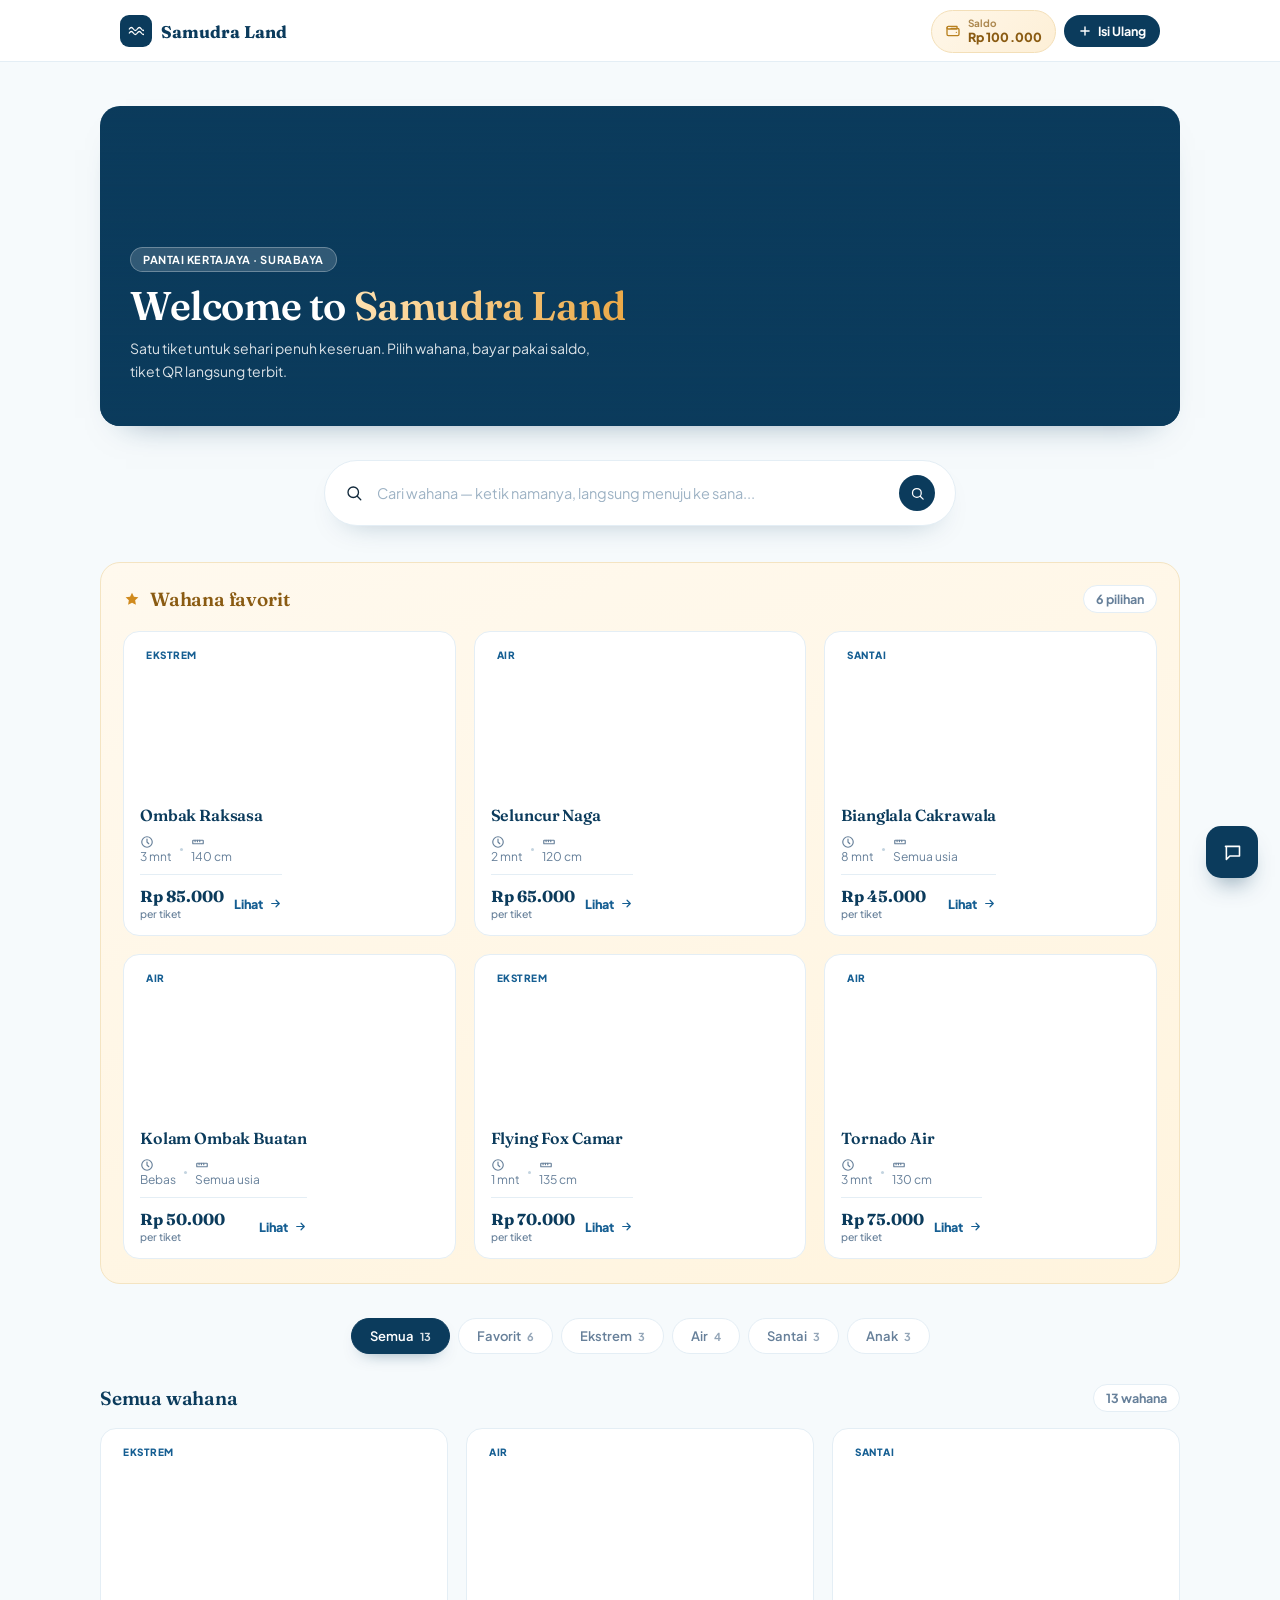
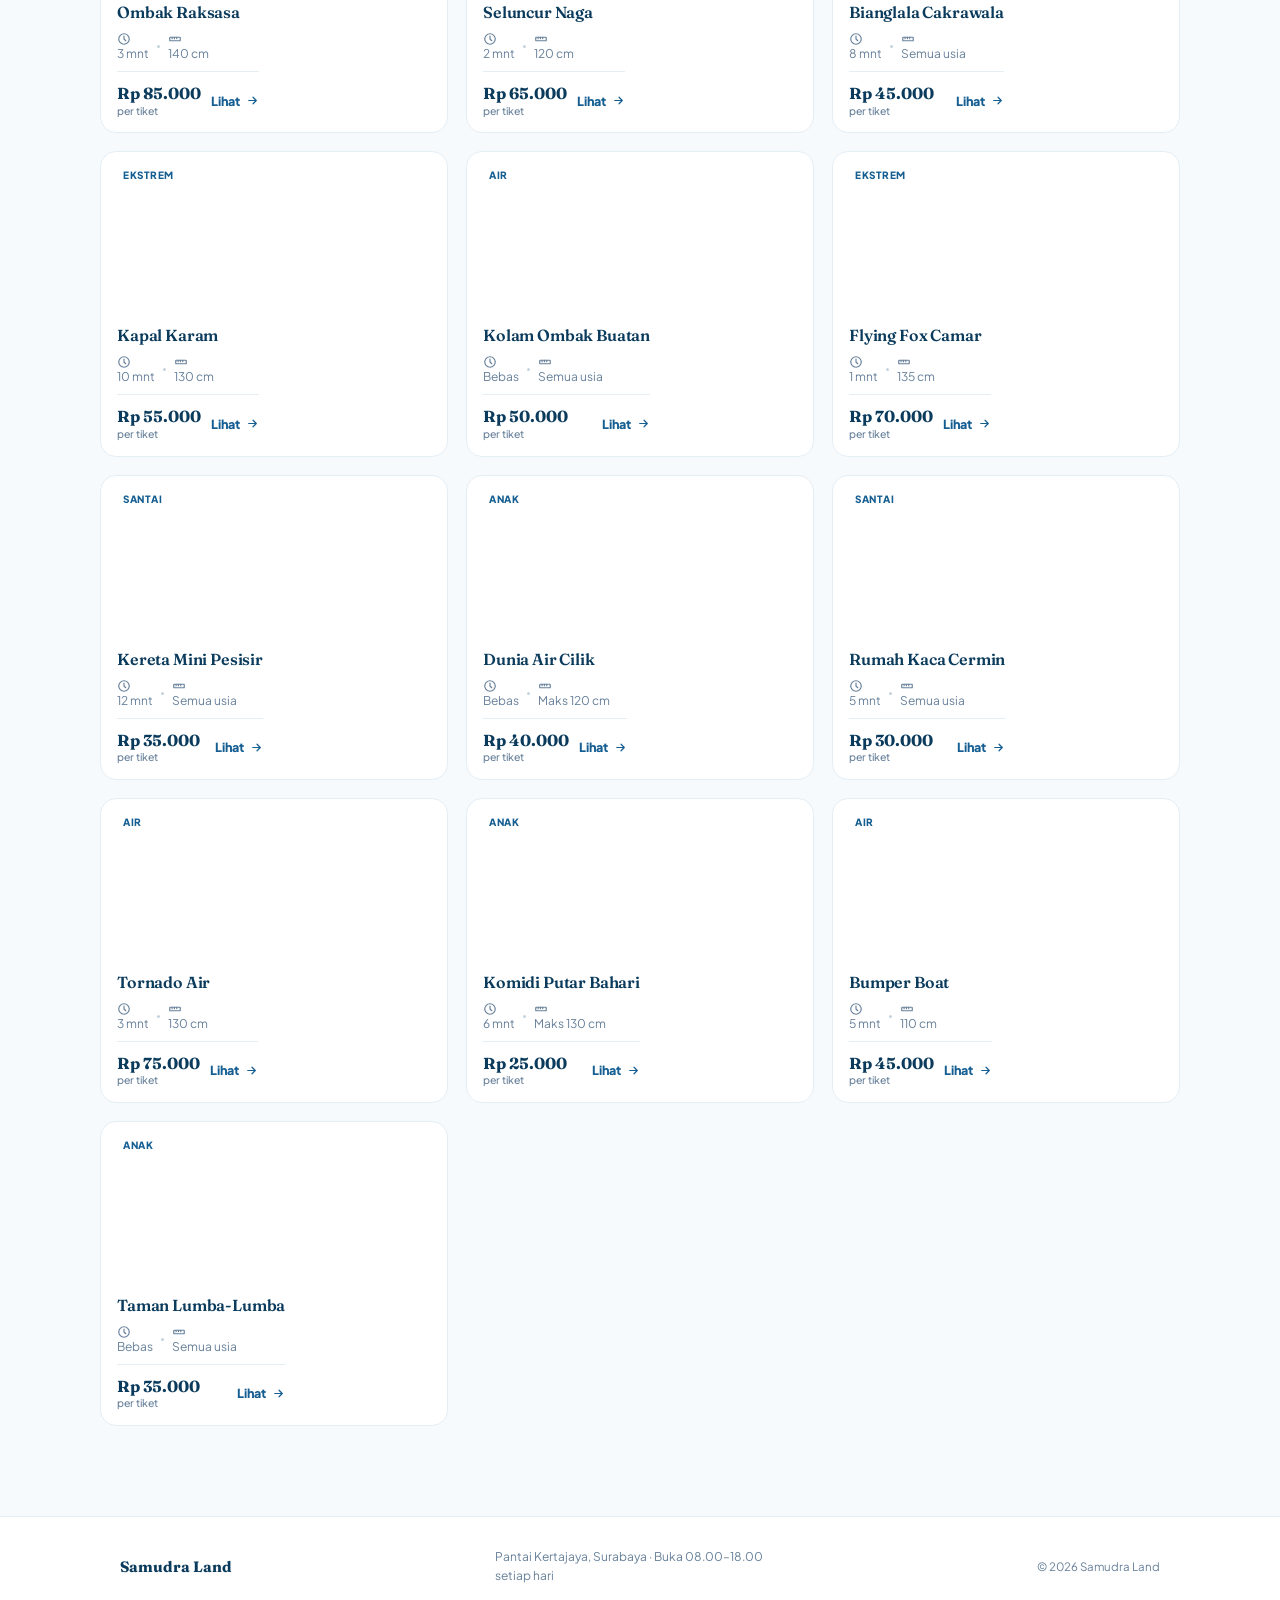
<file: index.html>
<!DOCTYPE html>
<html lang="id">
<head>
<meta charset="UTF-8">
<meta name="viewport" content="width=device-width, initial-scale=1.0">
<title>Samudra Land — Pesan Tiket Wahana</title>
<link rel="preconnect" href="https://fonts.googleapis.com">
<link href="https://fonts.googleapis.com/css2?family=Fraunces:opsz,wght@9..144,500;9..144,600;9..144,700&family=Plus+Jakarta+Sans:wght@400;500;600;700;800&display=swap" rel="stylesheet">
<style>
:root{
  --blue-deep:#0B3B5C;
  --blue-primary:#155E92;
  --blue-mid:#2C82B8;
  --blue-sky:#8FC9E8;
  --blue-pale:#EEF6FB;
  --bg:#F6FAFC;
  --white:#FFFFFF;
  --ink:#12293B;
  --ink-soft:#67809A;
  --line:#E4EEF5;
  --accent:#E8A33D;
  --danger:#C4432E;
  --success:#1F9D6B;
  --shadow-sm:0 2px 10px -6px rgba(11,59,92,.25);
  --shadow:0 18px 34px -26px rgba(11,59,92,.55);
  --radius:16px;
  --nav-h:62px;
}
*{box-sizing:border-box;}
html{scroll-behavior:smooth;}
body{
  margin:0;
  font-family:'Plus Jakarta Sans', sans-serif;
  color:var(--ink);
  background:var(--bg);
  -webkit-font-smoothing:antialiased;
}
h1,h2,h3,h4,.display{
  font-family:'Fraunces', serif;
  font-weight:600;
  letter-spacing:-0.01em;
  margin:0;
  color:var(--blue-deep);
}
p{line-height:1.6;color:var(--ink-soft);margin:0;font-size:14px;}
img,svg{display:block;}
button{font-family:inherit;cursor:pointer;border:none;background:none;color:inherit;}
a{color:inherit;text-decoration:none;}
input{font-family:inherit;}
.container{max-width:1080px;margin:0 auto;padding:0 20px;}
.ic{flex-shrink:0;}

/* ================= NAV ================= */
#navbar{
  position:sticky;top:0;z-index:40;height:var(--nav-h);
  background:rgba(255,255,255,.92);
  backdrop-filter:blur(12px);
  border-bottom:1px solid var(--line);
}
.nav-inner{
  max-width:1080px;margin:0 auto;padding:0 20px;height:var(--nav-h);
  display:flex;align-items:center;justify-content:space-between;gap:12px;
}
.brand{display:flex;align-items:center;gap:9px;cursor:pointer;flex-shrink:0;}
.brand-mark{
  width:32px;height:32px;border-radius:9px;
  background:var(--blue-deep);
  display:flex;align-items:center;justify-content:center;color:#fff;
}
.brand-name{font-family:'Fraunces',serif;font-weight:700;font-size:17px;color:var(--blue-deep);}
.nav-right{display:flex;align-items:center;gap:8px;}

.saldo-chip{
  display:flex;align-items:center;gap:7px;
  background:linear-gradient(135deg,#FFF7E9,#FDEFD6);
  border:1px solid #F3DFB8;
  color:#8A5B12;
  padding:7px 13px;border-radius:999px;
  font-size:12.5px;font-weight:800;letter-spacing:.01em;
  white-space:nowrap;
  transition:transform .2s ease,box-shadow .2s ease;
}
.saldo-chip svg{color:#B8801F;}
.saldo-chip small{font-size:10px;font-weight:700;opacity:.7;display:block;line-height:1;margin-bottom:1px;}
.saldo-chip.pulse{
  transform:scale(1.06);
  box-shadow:0 0 0 4px rgba(232,163,61,.22);
}

.nav-topup{
  display:flex;align-items:center;gap:6px;
  padding:8px 14px;border-radius:999px;
  background:var(--blue-deep);color:#fff;
  font-size:12.5px;font-weight:700;
  transition:background .15s,transform .12s;
  white-space:nowrap;
}
.nav-topup:hover{background:var(--blue-primary);}
.nav-topup:active{transform:scale(.97);}

/* ================= PAGES ================= */
.page{display:none;min-height:calc(100vh - var(--nav-h));animation:fadeSlide .28s ease;}
.page.active{display:block;}
@keyframes fadeSlide{from{opacity:0;transform:translateY(8px);}to{opacity:1;transform:translateY(0);}}
.page-pad{padding:24px 0 70px;}

/* ================= HERO ================= */
.hero{
  position:relative;height:320px;border-radius:20px;overflow:hidden;
  margin-top:20px;box-shadow:var(--shadow);isolation:isolate;background:#0B3B5C;
}
.hero-bg{
  position:absolute;inset:-8%;
  background-size:cover;background-position:center;
  animation:heroZoom 24s ease-in-out infinite alternate;
  will-change:transform;
}
@keyframes heroZoom{
  from{transform:scale(1) translate3d(0,0,0);}
  to{transform:scale(1.1) translate3d(0,-8px,0);}
}
.hero-overlay{
  position:absolute;inset:0;
  background:linear-gradient(180deg,rgba(11,59,92,.15) 0%,rgba(11,59,92,.62) 55%,rgba(11,59,92,.92) 100%);
}
.hero-content{
  position:relative;height:100%;
  display:flex;flex-direction:column;justify-content:flex-end;
  padding:28px 30px;color:#fff;
}
.hero-text{animation:floaty 6s ease-in-out infinite;will-change:transform;}
@keyframes floaty{0%,100%{transform:translate3d(0,0,0);}50%{transform:translate3d(0,-5px,0);}}
.hero-text > *{animation:heroIn .7s cubic-bezier(.22,.9,.3,1) both;}
.hero-text > *:nth-child(1){animation-delay:.05s;}
.hero-text > *:nth-child(2){animation-delay:.15s;}
.hero-text > *:nth-child(3){animation-delay:.25s;}
.hero-text > *:nth-child(4){animation-delay:.35s;}
@keyframes heroIn{from{opacity:0;transform:translate3d(0,16px,0);}to{opacity:1;transform:translate3d(0,0,0);}}
.hero-tag{
  display:inline-block;align-self:flex-start;
  background:rgba(255,255,255,.16);border:1px solid rgba(255,255,255,.28);
  color:#fff;font-size:11px;font-weight:700;letter-spacing:.05em;text-transform:uppercase;
  padding:5px 12px;border-radius:999px;margin-bottom:12px;backdrop-filter:blur(4px);
}
.hero-title{color:#fff;font-size:clamp(26px,4.4vw,40px);line-height:1.08;margin-bottom:10px;}
.grad{
  background:linear-gradient(90deg,#FFE1B0,#E8A33D,#FFE1B0);
  background-size:220% 100%;
  -webkit-background-clip:text;background-clip:text;
  color:transparent;
  animation:shimmer 5s linear infinite;
}
@keyframes shimmer{to{background-position:220% 0;}}
.hero-sub{color:rgba(255,255,255,.85);max-width:460px;font-size:14px;margin-bottom:16px;}

/* ================= SEARCH ================= */
.search-wrap{position:relative;margin:34px auto 0;max-width:640px;padding:0 4px;}
.search-bar{
  display:flex;align-items:center;gap:12px;background:#fff;
  border:1px solid var(--line);border-radius:999px;padding:14px 20px;
  box-shadow:0 14px 30px -20px rgba(11,59,92,.35);
  transition:border-color .15s,box-shadow .15s;
}
.search-bar:focus-within{border-color:var(--blue-sky);box-shadow:0 16px 34px -18px rgba(21,94,146,.4);}
.search-bar input{
  border:none;outline:none;flex:1;font-size:14.5px;
  background:transparent;color:var(--ink);min-width:0;
}
.search-bar input::placeholder{color:#9DB2C4;}
.search-bar > .ic{color:var(--ink-soft);}
.search-go{
  background:var(--blue-deep);color:#fff;border-radius:50%;
  width:36px;height:36px;display:flex;align-items:center;justify-content:center;
  transition:background .15s;flex-shrink:0;
}
.search-go:hover{background:var(--blue-primary);}

.suggest{
  position:absolute;top:calc(100% + 10px);left:4px;right:4px;
  background:#fff;border:1px solid var(--line);border-radius:16px;
  box-shadow:0 24px 46px -24px rgba(11,59,92,.5);
  overflow:hidden;display:none;z-index:20;
}
.suggest.show{display:block;animation:fadeSlide .18s ease;}
.suggest-item{
  width:100%;display:flex;align-items:center;gap:12px;
  padding:11px 14px;text-align:left;transition:background .12s;
  border-bottom:1px solid var(--line);
}
.suggest-item:last-child{border-bottom:none;}
.suggest-item:hover{background:var(--blue-pale);}
.suggest-thumb{width:42px;height:42px;border-radius:10px;background-size:cover;background-position:center;background-color:var(--blue-pale);flex-shrink:0;}
.suggest-info{flex:1;min-width:0;}
.suggest-info b{display:block;font-size:13.5px;color:var(--ink);font-weight:700;}
.suggest-info span{font-size:11.5px;color:var(--ink-soft);}
.suggest-price{font-family:'Fraunces',serif;font-weight:700;font-size:13px;color:var(--blue-deep);white-space:nowrap;}
.suggest-empty{padding:16px;text-align:center;font-size:13px;color:var(--ink-soft);}

/* ================= FAVORIT SECTION ================= */
.fav-section{
  margin:36px 0 4px;
  padding:22px 22px 24px;
  border-radius:20px;
  background:linear-gradient(160deg,#FFF9EE 0%,#FFF4DE 100%);
  border:1px solid #F4E4C2;
}
.fav-section .section-label{margin:0 0 18px;}
.fav-section .section-label h2{
  display:flex;align-items:center;gap:9px;
  color:#8A5B12;
}
.fav-section .section-label h2 svg{color:#D08A1E;}
.fav-section .result-count{
  background:rgba(255,255,255,.7);border-color:#F0DDB4;color:#8A5B12;
}
.fav-hint{
  display:none;align-items:center;gap:6px;
  font-size:11.5px;font-weight:700;color:#8A5B12;opacity:.75;
  margin-top:10px;
}

/* ================= CATEGORY CHIPS ================= */
.cat-bar{
  display:flex;gap:8px;flex-wrap:wrap;justify-content:center;
  margin:34px auto 8px;max-width:820px;padding:0 4px;
}
.cat-chip{
  padding:9px 18px;border-radius:999px;
  border:1.5px solid var(--line);background:#fff;
  font-size:13px;font-weight:600;color:var(--ink-soft);
  transition:all .15s ease;
  white-space:nowrap;
}
.cat-chip:hover{border-color:var(--blue-sky);color:var(--blue-deep);}
.cat-chip.active{
  background:var(--blue-deep);color:#fff;border-color:var(--blue-deep);
  box-shadow:0 8px 18px -12px rgba(11,59,92,.7);
}
.cat-chip .cat-count{
  display:inline-block;margin-left:6px;font-size:11px;opacity:.7;font-weight:700;
}
.cat-chip.active .cat-count{opacity:.85;}

/* ================= SECTIONS ================= */
.section-label{display:flex;align-items:center;justify-content:space-between;gap:12px;margin:30px 0 16px;}
.section-label h2{font-size:19px;}
.section-label .result-count{
  font-size:12.5px;font-weight:700;color:var(--ink-soft);
  background:#fff;border:1px solid var(--line);
  padding:5px 12px;border-radius:999px;white-space:nowrap;
}

/* ================= CARDS ================= */
.wahana-grid{display:grid;grid-template-columns:repeat(3,1fr);gap:18px;}
.card{
  background:#fff;border:1px solid var(--line);border-radius:var(--radius);
  overflow:hidden;display:flex;flex-direction:column;
  transition:border-color .18s,box-shadow .18s,transform .18s;
  text-align:left;padding:0;cursor:pointer;width:100%;
}
.card:hover{border-color:var(--blue-sky);box-shadow:var(--shadow);transform:translateY(-3px);}
.card:active{transform:translateY(-1px);}
.card-media{
  position:relative;height:158px;
  background-color:#DCEAF3;background-size:cover;background-position:center;
}
.card-media::after{
  content:"";position:absolute;inset:0;
  background:linear-gradient(180deg,rgba(11,59,92,0) 55%,rgba(11,59,92,.45) 100%);
}
.card-tag{
  position:absolute;top:12px;left:12px;z-index:2;
  background:rgba(255,255,255,.94);color:var(--blue-primary);
  font-size:10px;font-weight:800;padding:5px 10px;border-radius:999px;
  text-transform:uppercase;letter-spacing:.05em;
}
.card-star{
  position:absolute;top:12px;right:12px;z-index:2;
  width:26px;height:26px;border-radius:50%;
  background:linear-gradient(135deg,#FFCE68,#E8A33D);
  display:flex;align-items:center;justify-content:center;
  color:#fff;box-shadow:0 4px 10px -3px rgba(232,163,61,.7);
}
.card-body{padding:15px 16px 16px;display:flex;flex-direction:column;gap:10px;flex:1;}
.card-body h3{font-size:16px;line-height:1.25;}
.card-meta{display:flex;align-items:center;gap:8px;font-size:12px;color:var(--ink-soft);}
.card-meta .dot{width:3px;height:3px;border-radius:50%;background:#C3D4E0;}
.card-foot{
  display:flex;align-items:center;justify-content:space-between;gap:10px;
  margin-top:auto;padding-top:13px;border-top:1px solid var(--line);
}
.price{font-family:'Fraunces',serif;font-weight:700;font-size:16px;color:var(--blue-deep);line-height:1.1;}
.price small{font-family:'Plus Jakarta Sans',sans-serif;font-weight:500;font-size:10.5px;color:var(--ink-soft);display:block;margin-top:2px;}
.card-cta{
  display:inline-flex;align-items:center;gap:6px;
  font-size:12.5px;font-weight:800;color:var(--blue-primary);
}
.card:hover .card-cta{text-decoration:underline;}
.empty-grid{
  grid-column:1/-1;text-align:center;padding:60px 20px;
  color:var(--ink-soft);font-size:14px;
}

/* ================= BUTTONS ================= */
.btn{
  padding:12px 22px;border-radius:10px;font-weight:700;font-size:13.5px;
  display:inline-flex;align-items:center;justify-content:center;gap:8px;
  transition:background .15s,border-color .15s,opacity .15s,transform .12s;
  white-space:nowrap;
}
.btn:active{transform:scale(.98);}
.btn-primary{background:var(--blue-deep);color:#fff;}
.btn-primary:hover{background:var(--blue-primary);}
.btn-ghost{background:#fff;color:var(--blue-deep);border:1.5px solid var(--line);}
.btn-ghost:hover{border-color:var(--blue-sky);}
.btn-ghost.on-dark{background:rgba(255,255,255,.14);color:#fff;border-color:rgba(255,255,255,.3);}
.btn-accent{background:var(--accent);color:#3A2400;}
.btn-accent:hover{opacity:.9;}
.btn-success{background:var(--success);color:#fff;}
.btn-block{width:100%;}
.btn-sm{padding:9px 16px;font-size:12.5px;border-radius:9px;}
.btn[disabled]{opacity:.5;pointer-events:none;}

.spin{
  display:inline-block;width:14px;height:14px;
  border:2px solid rgba(255,255,255,.35);
  border-top-color:#fff;border-radius:50%;
  animation:spin .7s linear infinite;
}
@keyframes spin{to{transform:rotate(360deg);}}

/* ================= DETAIL ================= */
.detail-back{display:inline-flex;align-items:center;gap:7px;font-size:13.5px;font-weight:700;color:var(--blue-primary);margin-bottom:18px;}
.detail-back:hover{text-decoration:underline;}
.detail-layout{display:grid;grid-template-columns:1.05fr 1fr;gap:30px;align-items:flex-start;}
.detail-media{
  border-radius:20px;overflow:hidden;height:380px;
  background-color:#DCEAF3;background-size:cover;background-position:center;
  position:relative;box-shadow:var(--shadow);
}
.detail-media::before{content:"";position:absolute;inset:0;background:linear-gradient(180deg,rgba(11,59,92,0) 50%,rgba(11,59,92,.88) 100%);}
.detail-media-tag{
  position:absolute;top:18px;left:18px;z-index:2;
  background:rgba(255,255,255,.94);color:var(--blue-primary);
  font-size:10.5px;font-weight:800;padding:6px 12px;border-radius:999px;
  text-transform:uppercase;letter-spacing:.05em;
}
.detail-media-title{position:absolute;bottom:22px;left:22px;right:22px;color:#fff;font-size:26px;line-height:1.15;}
.detail-info h1{font-size:26px;margin-bottom:14px;}
.detail-meta-row{display:flex;gap:20px;margin-bottom:18px;flex-wrap:wrap;}
.detail-meta-item{display:flex;align-items:center;gap:7px;font-size:13px;color:var(--ink-soft);}
.detail-meta-item b{color:var(--ink);}
.detail-desc{margin-bottom:22px;}
.detail-price-box{background:#fff;border:1px solid var(--line);border-radius:var(--radius);padding:22px;box-shadow:var(--shadow-sm);}
.detail-price-row{display:flex;align-items:center;justify-content:space-between;gap:14px;margin-bottom:18px;}
.detail-price-row .price{font-size:24px;}
.stepper{display:flex;align-items:center;border:1.5px solid var(--line);border-radius:11px;overflow:hidden;background:#fff;}
.stepper button{width:42px;height:42px;font-size:18px;font-weight:700;color:var(--blue-primary);transition:background .15s;}
.stepper button:hover{background:var(--blue-pale);}
.stepper span{width:46px;text-align:center;font-weight:800;font-size:15px;}
.detail-subtotal{display:flex;justify-content:space-between;align-items:center;font-size:13.5px;color:var(--ink-soft);margin-bottom:16px;padding-top:14px;border-top:1px solid var(--line);}
.detail-subtotal b{color:var(--blue-deep);font-family:'Fraunces',serif;font-size:18px;}

/* ================= PAYMENT ================= */
.pay-layout{display:grid;grid-template-columns:1fr .85fr;gap:22px;align-items:flex-start;}
.card-panel{background:#fff;border:1px solid var(--line);border-radius:var(--radius);padding:24px;box-shadow:var(--shadow-sm);}
.card-panel h3{font-size:16px;margin-bottom:14px;}
.order-line{display:flex;align-items:center;gap:12px;padding:12px 0;border-bottom:1px solid var(--line);}
.order-line:last-child{border-bottom:none;}
.order-line .thumb{width:52px;height:52px;border-radius:11px;background-size:cover;background-position:center;background-color:var(--blue-pale);flex-shrink:0;}
.order-line .info{flex:1;min-width:0;}
.order-line .info b{display:block;font-size:14px;color:var(--ink);}
.order-line .info span{font-size:12px;color:var(--ink-soft);}
.order-line .amt{font-family:'Fraunces',serif;font-weight:700;color:var(--blue-deep);font-size:14px;}

.field{display:flex;flex-direction:column;gap:6px;margin-bottom:14px;}
.field label{font-size:12.5px;font-weight:700;color:var(--blue-deep);}
.field input{
  padding:12px 13px;border-radius:10px;border:1.5px solid var(--line);font-size:14px;width:100%;
  font-family:inherit;transition:border-color .15s,background .15s;background:#FAFCFE;
}
.field input:focus{outline:none;border-color:var(--blue-sky);background:#fff;}

.pay-single{
  display:flex;align-items:center;justify-content:space-between;gap:12px;
  padding:14px 16px;border-radius:12px;
  border:1.5px solid var(--blue-primary);
  background:var(--blue-pale);
}
.pay-single-left{display:flex;align-items:center;gap:12px;min-width:0;}
.pay-single-icon{
  width:38px;height:38px;border-radius:10px;
  background:#fff;color:var(--blue-primary);
  display:flex;align-items:center;justify-content:center;flex-shrink:0;
}
.pay-single-left b{display:block;font-size:13.5px;color:var(--blue-deep);}
.pay-single-left span{font-size:12px;color:var(--ink-soft);display:block;margin-top:2px;}
.pay-single-badge{
  font-size:10.5px;font-weight:800;letter-spacing:.04em;text-transform:uppercase;
  background:var(--blue-deep);color:#fff;padding:4px 9px;border-radius:999px;
  white-space:nowrap;
}
.pay-warn{
  margin-top:10px;font-size:12.5px;font-weight:600;
  color:var(--danger);
  background:#FDEFEC;border:1px solid #F6D5CE;
  padding:10px 12px;border-radius:10px;
}
.pay-warn a{color:var(--danger);font-weight:800;text-decoration:underline;cursor:pointer;}

.nota{background:#fff;border:1px solid var(--line);border-radius:var(--radius);padding:22px;box-shadow:var(--shadow-sm);}
.nota-head{display:flex;justify-content:space-between;align-items:flex-start;gap:12px;margin-bottom:16px;padding-bottom:14px;border-bottom:1px solid var(--line);}
.nota-head h4{font-family:'Fraunces',serif;font-size:16px;color:var(--blue-deep);}
.nota-head span{font-size:11.5px;color:var(--ink-soft);}
.nota-row{display:flex;justify-content:space-between;gap:12px;font-size:13.5px;padding:6px 0;color:var(--ink);}
.nota-row.sub{color:var(--ink-soft);font-size:12.5px;}
.nota-total{display:flex;justify-content:space-between;padding-top:13px;margin-top:6px;border-top:1.5px solid var(--blue-deep);font-family:'Fraunces',serif;font-weight:700;font-size:18px;color:var(--blue-deep);}

/* ================= TOP UP ================= */
.topup-wrap{max-width:560px;margin:0 auto;}
.topup-card{
  background:#fff;border:1px solid var(--line);
  border-radius:22px;padding:26px;box-shadow:var(--shadow);
}
.topup-balance{
  background:linear-gradient(135deg,#FFF7E9,#FDEFD6);
  border:1px solid #F3DFB8;
  border-radius:16px;padding:18px 20px;
  margin-bottom:24px;
  display:flex;align-items:center;justify-content:space-between;gap:14px;
}
.topup-balance .lbl{font-size:11.5px;font-weight:700;color:#8A5B12;opacity:.8;letter-spacing:.02em;text-transform:uppercase;}
.topup-balance b{
  display:block;font-family:'Fraunces',serif;
  font-size:26px;color:#8A5B12;margin-top:4px;
  font-variant-numeric:tabular-nums;
}
.topup-balance .ti{
  width:46px;height:46px;border-radius:13px;
  background:linear-gradient(135deg,#FFCE68,#E8A33D);
  color:#fff;display:flex;align-items:center;justify-content:center;
  box-shadow:0 8px 18px -8px rgba(232,163,61,.7);
  flex-shrink:0;
}
.topup-card h3{
  font-size:14px;margin-bottom:12px;
  display:flex;align-items:center;gap:8px;
}
.topup-step{
  display:inline-flex;align-items:center;justify-content:center;
  width:22px;height:22px;border-radius:50%;
  background:var(--blue-deep);color:#fff;
  font-size:11px;font-weight:800;
  font-family:'Plus Jakarta Sans',sans-serif;
}
.topup-presets{
  display:grid;grid-template-columns:repeat(3,1fr);
  gap:10px;margin-bottom:16px;
}
.topup-preset{
  padding:14px 8px;border-radius:12px;
  border:1.5px solid var(--line);background:#fff;
  font-weight:800;font-size:13.5px;color:var(--ink);
  transition:all .15s ease;text-align:center;
}
.topup-preset:hover{border-color:var(--blue-sky);}
.topup-preset.active{
  background:var(--blue-pale);border-color:var(--blue-primary);
  color:var(--blue-deep);box-shadow:0 6px 14px -10px rgba(21,94,146,.6);
}

/* Top-up payment methods */
.topup-methods{
  display:grid;grid-template-columns:1fr 1fr;gap:10px;margin-bottom:6px;
}
.topup-method{
  border:1.5px solid var(--line);border-radius:12px;
  padding:12px 13px;background:#fff;
  display:flex;align-items:center;gap:11px;
  text-align:left;transition:all .15s ease;
}
.topup-method:hover{border-color:var(--blue-sky);}
.topup-method.selected{
  border-color:var(--blue-primary);
  background:var(--blue-pale);
  box-shadow:0 6px 14px -10px rgba(21,94,146,.5);
}
.topup-method .tmi{
  width:36px;height:36px;border-radius:10px;
  background:var(--blue-pale);color:var(--blue-primary);
  display:flex;align-items:center;justify-content:center;
  flex-shrink:0;transition:background .15s,color .15s;
}
.topup-method.selected .tmi{background:var(--blue-primary);color:#fff;}
.topup-method .tmb{flex:1;min-width:0;}
.topup-method b{display:block;font-size:13px;color:var(--ink);font-weight:700;line-height:1.2;}
.topup-method span{display:block;font-size:10.5px;color:var(--ink-soft);margin-top:3px;line-height:1.35;}

.topup-summary{
  background:#F8FBFD;border:1px solid var(--line);
  border-radius:14px;padding:16px;margin:18px 0;
}
.topup-summary .nota-total{margin-top:10px;padding-top:11px;}
.topup-method-inline{
  display:inline-flex;align-items:center;gap:6px;
  font-weight:700;color:var(--blue-deep);
}
.topup-method-inline svg{color:var(--blue-primary);}

/* ================= TICKET ================= */
.tabs{display:flex;gap:8px;margin-bottom:22px;}
.tab-btn{padding:9px 18px;border-radius:999px;font-weight:600;font-size:13.5px;color:var(--ink-soft);border:1.5px solid var(--line);background:#fff;transition:all .15s;}
.tab-btn.active{background:var(--blue-deep);color:#fff;border-color:var(--blue-deep);}
.ticket-card{
  background:#fff;border:1px solid var(--line);border-radius:var(--radius);
  margin-bottom:18px;overflow:hidden;display:grid;grid-template-columns:1fr 210px;
  box-shadow:var(--shadow-sm);
}
.ticket-main{padding:22px 24px;}
.ticket-eyebrow{font-size:10.5px;font-weight:800;color:var(--blue-mid);letter-spacing:.06em;text-transform:uppercase;}
.ticket-main h3{font-size:20px;margin:7px 0 4px;}
.ticket-sub{font-size:12.5px;color:var(--ink-soft);margin-bottom:16px;}
.ticket-grid{display:grid;grid-template-columns:repeat(3,1fr);gap:12px;margin-bottom:14px;}
.ticket-grid div span{display:block;font-size:10.5px;color:var(--ink-soft);text-transform:uppercase;letter-spacing:.05em;margin-bottom:3px;}
.ticket-grid div b{font-size:13.5px;color:var(--ink);}
.ticket-code{font-family:'Fraunces',serif;font-weight:700;letter-spacing:.02em;color:var(--blue-deep);font-size:14px;word-break:break-all;}
.ticket-stub{
  background:var(--blue-deep);color:#fff;padding:18px;
  display:flex;flex-direction:column;align-items:center;justify-content:center;gap:10px;
  border-left:1px dashed rgba(255,255,255,.3);
}
.qr-box{background:#fff;border-radius:10px;padding:8px;width:150px;height:150px;display:flex;align-items:center;justify-content:center;}
.qr-box img{width:100%;height:100%;object-fit:contain;}
.ticket-stub small{font-size:10px;letter-spacing:.03em;opacity:.8;text-align:center;}
@media print{
  #navbar,#chatWidget,.tabs,footer,.no-print{display:none!important;}
  body{background:#fff;}
  .page{display:none;min-height:0;}
  .page.active{display:block;}
  .ticket-card{box-shadow:none;break-inside:avoid;}
}

/* ================= ADMIN ================= */
#adminOverlay{position:fixed;inset:0;z-index:100;background:var(--bg);overflow-y:auto;display:none;}
#adminOverlay.show{display:block;}
.admin-top{background:var(--blue-deep);color:#fff;padding:18px 0;}
.admin-top .container{display:flex;justify-content:space-between;align-items:center;gap:12px;}
.admin-top h2{color:#fff;font-size:19px;}
.admin-top span{font-size:12px;opacity:.7;}
.admin-body{padding:30px 0 56px;}
.stat-row{display:grid;grid-template-columns:repeat(4,1fr);gap:14px;margin-bottom:24px;}
.stat-box{background:#fff;border:1px solid var(--line);border-radius:var(--radius);padding:18px;}
.stat-box span{font-size:11.5px;color:var(--ink-soft);font-weight:600;}
.stat-box b{display:block;font-family:'Fraunces',serif;font-size:20px;color:var(--blue-deep);margin-top:6px;}
.admin-grid{display:grid;grid-template-columns:1.15fr .85fr;gap:18px;align-items:flex-start;}
.bar-row{display:flex;align-items:center;gap:12px;margin-bottom:13px;}
.bar-row .lbl{width:150px;font-size:12.5px;font-weight:600;flex-shrink:0;}
.bar-track{flex:1;height:9px;background:var(--blue-pale);border-radius:999px;overflow:hidden;}
.bar-fill{height:100%;background:var(--blue-primary);border-radius:999px;transition:width .5s ease;}
.bar-row .val{width:64px;text-align:right;font-size:11.5px;color:var(--ink-soft);font-weight:700;flex-shrink:0;}
table{width:100%;border-collapse:collapse;font-size:12.5px;}
th{text-align:left;color:var(--ink-soft);font-weight:700;font-size:10.5px;text-transform:uppercase;letter-spacing:.05em;padding:9px 8px;border-bottom:1.5px solid var(--line);}
td{padding:10px 8px;border-bottom:1px solid var(--line);}

/* ================= MODAL ================= */
#infoModalWrap{position:fixed;inset:0;z-index:90;display:none;align-items:center;justify-content:center;padding:20px;}
#infoModalWrap.show{display:flex;}
.modal-backdrop{position:absolute;inset:0;background:rgba(11,59,92,.5);backdrop-filter:blur(2px);}
.modal-box{position:relative;background:#fff;border-radius:20px;max-width:400px;width:100%;padding:26px;box-shadow:0 30px 60px -30px rgba(11,59,92,.7);animation:fadeSlide .2s ease;}
.modal-close{position:absolute;top:16px;right:16px;color:var(--ink-soft);transition:color .15s;}
.modal-close:hover{color:var(--ink);}
.modal-box h3{font-size:19px;margin-bottom:16px;}
.modal-row{display:flex;gap:12px;padding:11px 0;border-bottom:1px solid var(--line);}
.modal-row:last-child{border-bottom:none;}
.modal-row .qi-icon{width:36px;height:36px;border-radius:10px;background:var(--blue-pale);color:var(--blue-primary);display:flex;align-items:center;justify-content:center;flex-shrink:0;}
.modal-row b{display:block;font-size:13.5px;color:var(--ink);}
.modal-row span{font-size:12.5px;color:var(--ink-soft);}

/* ================= CHAT ================= */
#chatWidget{position:fixed;bottom:22px;right:22px;z-index:60;}
#chatBubble{
  width:52px;height:52px;border-radius:15px;background:var(--blue-deep);color:#fff;
  display:flex;align-items:center;justify-content:center;transition:background .15s,transform .15s;
  box-shadow:0 14px 26px -14px rgba(11,59,92,.8);
}
#chatBubble:hover{background:var(--blue-primary);transform:translateY(-2px);}
#chatPanel{
  position:absolute;bottom:64px;right:0;width:330px;max-height:440px;background:#fff;border-radius:16px;
  box-shadow:0 30px 60px -28px rgba(11,59,92,.65);border:1px solid var(--line);
  display:none;flex-direction:column;overflow:hidden;
}
#chatPanel.open{display:flex;animation:fadeSlide .2s ease;}
.chat-head{background:var(--blue-deep);color:#fff;padding:13px 15px;display:flex;align-items:center;gap:10px;}
.chat-head b{font-size:13.5px;font-family:'Fraunces',serif;}
.chat-head span{font-size:10px;opacity:.72;display:block;}
.chat-dot{width:8px;height:8px;border-radius:50%;background:#4CE0A1;flex-shrink:0;box-shadow:0 0 0 3px rgba(76,224,161,.22);}
.chat-body{flex:1;overflow-y:auto;padding:13px;display:flex;flex-direction:column;gap:9px;background:#F8FBFD;}
.msg{max-width:84%;padding:9px 12px;border-radius:12px;font-size:12.5px;line-height:1.55;}
.msg.assistant{background:#fff;border:1px solid var(--line);align-self:flex-start;color:var(--ink);border-bottom-left-radius:4px;}
.msg.user{background:var(--blue-deep);color:#fff;align-self:flex-end;border-bottom-right-radius:4px;}
.chat-input-row{display:flex;border-top:1px solid var(--line);padding:9px;gap:8px;background:#fff;}
.chat-input-row input{flex:1;border:1.5px solid var(--line);border-radius:10px;padding:9px 12px;font-size:12.5px;font-family:inherit;background:#FAFCFE;min-width:0;}
.chat-input-row input:focus{outline:none;border-color:var(--blue-sky);background:#fff;}
.chat-send{width:36px;height:36px;border-radius:10px;background:var(--blue-deep);color:#fff;display:flex;align-items:center;justify-content:center;flex-shrink:0;transition:background .15s;}
.chat-send:hover{background:var(--blue-primary);}

/* ================= TOAST ================= */
#toast{
  position:fixed;left:50%;bottom:30px;transform:translate(-50%,150%);
  background:var(--blue-deep);color:#fff;
  padding:12px 20px;border-radius:999px;
  font-size:13px;font-weight:700;
  display:flex;align-items:center;gap:9px;
  box-shadow:0 20px 40px -18px rgba(11,59,92,.9);
  z-index:200;pointer-events:none;
  transition:transform .35s cubic-bezier(.22,.9,.3,1),opacity .3s ease;
  opacity:0;
  max-width:calc(100vw - 40px);
}
#toast.show{transform:translate(-50%,0);opacity:1;}
#toast .ti{
  width:22px;height:22px;border-radius:50%;
  background:var(--success);
  display:flex;align-items:center;justify-content:center;flex-shrink:0;
}

/* ================= FOOTER ================= */
footer{background:#fff;border-top:1px solid var(--line);color:var(--ink-soft);padding:30px 0 22px;margin-top:20px;}
footer .container{display:flex;justify-content:space-between;align-items:center;flex-wrap:wrap;gap:12px;}
footer .fbrand{color:var(--blue-deep);font-family:'Fraunces',serif;font-size:15px;font-weight:700;}
#secretTrigger{cursor:default;font-size:11.5px;user-select:none;}

.hidden{display:none!important;}

/* ================= RESPONSIVE ================= */
@media(max-width:900px){
  .wahana-grid{grid-template-columns:1fr 1fr;}
  .detail-layout{grid-template-columns:1fr;}
  .detail-media{height:260px;}
  .pay-layout{grid-template-columns:1fr;}
  .admin-grid{grid-template-columns:1fr;}
  .stat-row{grid-template-columns:1fr 1fr;}
  .ticket-card{grid-template-columns:1fr;}
  .ticket-stub{border-left:none;border-top:1px dashed rgba(255,255,255,.3);}
}
@media(max-width:680px){
  .brand-name{font-size:15px;}
  .saldo-chip{padding:6px 11px;font-size:11.5px;}
  .nav-topup{padding:7px 11px;font-size:11.5px;}
  .hero{height:290px;border-radius:16px;}
  .hero-content{padding:22px;}
  .search-wrap{margin-top:26px;}

  .fav-section{padding:18px 0 20px;}
  .fav-section .section-label{padding:0 18px;}
  .fav-hint{display:flex;padding:0 18px;}
  #favoritGrid{
    display:flex !important;
    grid-template-columns:none;
    gap:12px;
    overflow-x:auto;
    overflow-y:hidden;
    scroll-snap-type:x mandatory;
    -webkit-overflow-scrolling:touch;
    padding:4px 18px 10px;
    scrollbar-width:none;
  }
  #favoritGrid::-webkit-scrollbar{display:none;}
  #favoritGrid .card{
    flex:0 0 74%;
    max-width:260px;
    scroll-snap-align:start;
  }

  .cat-bar{justify-content:flex-start;overflow-x:auto;flex-wrap:nowrap;padding-bottom:6px;-webkit-overflow-scrolling:touch;}
  .cat-bar::-webkit-scrollbar{display:none;}
  .wahana-grid{grid-template-columns:1fr;}
  .stat-row{grid-template-columns:1fr 1fr;}
  .detail-price-row{flex-direction:column;align-items:flex-start;}
  .topup-presets{grid-template-columns:1fr 1fr;}
  .topup-methods{grid-template-columns:1fr;}
  .topup-card{padding:20px;border-radius:18px;}
  .topup-balance b{font-size:22px;}
  #chatPanel{width:calc(100vw - 32px);right:-8px;}
}
@media(prefers-reduced-motion:reduce){
  *{animation:none!important;transition:none!important;}
}
</style>
</head>
<body>

<nav id="navbar">
  <div class="nav-inner">
    <div class="brand" onclick="goToPage('home')">
      <div class="brand-mark" id="brandIcon"></div>
      <div class="brand-name">Samudra Land</div>
    </div>
    <div class="nav-right">
      <div class="saldo-chip" id="saldoChip" title="Saldo Samudra"></div>
      <button class="nav-topup" onclick="openTopup('home')">
        <span id="icPlusNav"></span> Isi Ulang
      </button>
    </div>
  </div>
</nav>

<main>

<!-- ============ HOME ============ -->
<section class="page active" id="page-home">
  <div class="container page-pad">

    <div class="hero">
      <div class="hero-bg" id="heroBg"></div>
      <div class="hero-overlay"></div>
      <div class="hero-content">
        <div class="hero-text">
          <span class="hero-tag">Pantai Kertajaya · Surabaya</span>
          <h1 class="hero-title">Welcome to <span class="grad">Samudra Land</span></h1>
          <p class="hero-sub">Satu tiket untuk sehari penuh keseruan. Pilih wahana, bayar pakai saldo, tiket QR langsung terbit.</p>
        </div>
      </div>
    </div>

    <div class="search-wrap">
      <div class="search-bar">
        <span id="icSearch"></span>
        <input id="searchInput" type="text" autocomplete="off"
               placeholder="Cari wahana — ketik namanya, langsung menuju ke sana..."
               oninput="onSearchInput()" onkeydown="onSearchKey(event)">
        <button class="search-go" onclick="submitSearch()" id="icSearchBtn"></button>
      </div>
      <div class="suggest" id="searchSuggest"></div>
    </div>

    <div class="fav-section" id="favoritSection">
      <div class="section-label">
        <h2><span id="icStar"></span> Wahana favorit</h2>
        <span class="result-count" id="favCount">6 pilihan</span>
      </div>
      <div class="wahana-grid" id="favoritGrid"></div>
      <div class="fav-hint" id="favHint">
        <span id="icSwipe"></span> Geser untuk melihat lainnya
      </div>
    </div>

    <div class="cat-bar" id="catBar"></div>

    <div class="section-label">
      <h2 id="sectionTitle">Semua wahana</h2>
      <span class="result-count" id="resultCount">13 wahana</span>
    </div>
    <div class="wahana-grid" id="wahanaGrid"></div>

  </div>
</section>

<!-- ============ WAHANA DETAIL ============ -->
<section class="page" id="page-detail">
  <div class="container page-pad">
    <a href="#" class="detail-back" onclick="goToPage('home');return false;"><span id="icBack"></span> Kembali ke beranda</a>
    <div class="detail-layout">
      <div class="detail-media" id="detailMedia">
        <span class="detail-media-tag" id="detailTag"></span>
        <h1 class="detail-media-title" id="detailTitle"></h1>
      </div>
      <div class="detail-info">
        <div class="detail-meta-row" id="detailMetaRow"></div>
        <p class="detail-desc" id="detailDesc"></p>
        <div class="detail-price-box">
          <div class="detail-price-row">
            <div>
              <span style="font-size:12px;color:var(--ink-soft);font-weight:600;">Harga per tiket</span>
              <div class="price" id="detailPrice"></div>
            </div>
            <div class="stepper">
              <button onclick="changeDetailQty(-1)">−</button>
              <span id="detailQtyLabel">1</span>
              <button onclick="changeDetailQty(1)">+</button>
            </div>
          </div>
          <div class="detail-subtotal"><span>Subtotal</span><b id="detailSubtotal">Rp 0</b></div>
          <button class="btn btn-primary btn-block" onclick="buyFromDetail()">Lanjut ke pembayaran</button>
        </div>
      </div>
    </div>
  </div>
</section>

<!-- ============ PEMBAYARAN ============ -->
<section class="page" id="page-pembayaran">
  <div class="container page-pad">
    <div class="section-label" style="margin-top:0;"><h2>Pembayaran</h2></div>

    <div class="pay-layout" id="payLayout">
      <div>
        <div class="card-panel" style="margin-bottom:18px;">
          <h3>Ringkasan pesanan</h3>
          <div id="orderLineList"></div>
          <button class="btn btn-ghost btn-sm" style="margin-top:14px;" onclick="goToPage('home')">Pilih wahana lain</button>
        </div>

        <div class="card-panel">
          <h3>Data pemesan</h3>
          <div class="field"><label>Nama lengkap</label><input id="inpNama" type="text" placeholder="cth. Raka Pratama"></div>
          <div class="field"><label>Nomor HP</label><input id="inpHp" type="tel" placeholder="08xx xxxx xxxx"></div>

          <h3 style="margin-top:6px;">Metode pembayaran</h3>
          <div class="pay-single">
            <div class="pay-single-left">
              <div class="pay-single-icon" id="icPayWallet"></div>
              <div>
                <b>Saldo Samudra</b>
                <span id="paySaldoLine">Saldo kamu: Rp 100.000</span>
              </div>
            </div>
            <span class="pay-single-badge">Otomatis</span>
          </div>
          <p id="paySaldoWarn" class="pay-warn hidden">
            Saldo tidak cukup. <a onclick="openTopup('pembayaran')">Isi ulang sekarang →</a>
          </p>

          <button class="btn btn-primary btn-block" style="margin-top:20px;" id="btnBayar" onclick="handleBayar()">Bayar sekarang</button>
          <p id="payError" style="color:var(--danger);font-size:13px;margin-top:10px;display:none;"></p>
        </div>
      </div>

      <div class="nota" id="notaPanel">
        <div class="nota-head">
          <div><h4>Nota Pemesanan</h4><span id="notaId">Draf pemesanan</span></div>
          <span id="notaDate">—</span>
        </div>
        <div id="notaItems"></div>
        <div class="nota-row sub"><span>Biaya admin</span><span id="notaFee">Rp 5.000</span></div>
        <div class="nota-total"><span>Total</span><span id="notaTotal">Rp 0</span></div>
      </div>
    </div>
  </div>
</section>

<!-- ============ TOP UP ============ -->
<section class="page" id="page-topup">
  <div class="container page-pad">
    <div class="topup-wrap">
      <a href="#" class="detail-back" onclick="goToPage(topupReturnTo);return false;"><span id="icBackTopup"></span> Kembali</a>

      <div class="topup-card">
        <div class="topup-balance">
          <div>
            <span class="lbl">Saldo saat ini</span>
            <b id="topupCurrentSaldo">Rp 100.000</b>
          </div>
          <div class="ti" id="icTopupWallet"></div>
        </div>

        <h3><span class="topup-step">1</span> Pilih nominal isi ulang</h3>
        <div class="topup-presets" id="topupPresets"></div>

        <div class="field">
          <label>Atau masukkan nominal lain</label>
          <input id="topupCustom" type="text" inputmode="numeric"
                 placeholder="cth. 150.000" oninput="onTopupInput()" autocomplete="off">
        </div>

        <h3 style="margin-top:8px;"><span class="topup-step">2</span> Pilih metode pembayaran</h3>
        <div class="topup-methods" id="topupMethods"></div>

        <div class="topup-summary">
          <div class="nota-row sub"><span>Saldo saat ini</span><span id="topupOld">Rp 100.000</span></div>
          <div class="nota-row sub"><span>Jumlah isi ulang</span><span id="topupAdd">Rp 0</span></div>
          <div class="nota-row sub"><span>Metode</span><span class="topup-method-inline" id="topupMethodLabel">—</span></div>
          <div class="nota-total"><span>Saldo setelah isi ulang</span><span id="topupNew">Rp 100.000</span></div>
        </div>

        <button class="btn btn-primary btn-block" id="btnTopup" onclick="handleTopup()">Bayar &amp; Isi Ulang</button>
        <p id="topupError" style="color:var(--danger);font-size:13px;margin-top:10px;display:none;"></p>
      </div>
    </div>
  </div>
</section>

<!-- ============ TIKET ============ -->
<section class="page" id="page-tiket">
  <div class="container page-pad">
    <div class="section-label" style="margin-top:0;"><h2>Tiket kamu sudah terbit</h2></div>
    <p style="margin-bottom:20px;">Tunjukkan kode QR ini di pintu masuk tiap wahana.</p>
    <div class="tabs">
      <button class="tab-btn active" id="tabTiketBtn" onclick="switchTicketTab('tiket')">Tiket</button>
      <button class="tab-btn" id="tabNotaBtn" onclick="switchTicketTab('nota')">Nota</button>
    </div>
    <div id="ticketList"></div>
    <div id="notaFinal" class="nota hidden" style="max-width:440px;"></div>
    <div class="no-print" style="display:flex;gap:12px;margin-top:20px;flex-wrap:wrap;">
      <button class="btn btn-primary" onclick="window.print()">Cetak tiket</button>
      <button class="btn btn-ghost" onclick="resetOrderFlow()">Pesan tiket lagi</button>
    </div>
  </div>
</section>

</main>

<!-- ============ ADMIN ============ -->
<div id="adminOverlay">
  <div class="admin-top">
    <div class="container">
      <div>
        <h2>Dashboard Admin</h2>
        <span>Laporan penjualan tiket per wahana — Samudra Land</span>
      </div>
      <button class="btn btn-ghost on-dark" onclick="closeAdmin()">Tutup</button>
    </div>
  </div>
  <div class="admin-body">
    <div class="container">
      <div class="stat-row" id="adminStats"></div>
      <div class="admin-grid">
        <div class="card-panel">
          <h3>Tiket terjual per wahana</h3>
          <div id="adminBars"></div>
        </div>
        <div class="card-panel">
          <h3>Transaksi terbaru</h3>
          <table>
            <thead><tr><th>ID</th><th>Pemesan</th><th>Total</th></tr></thead>
            <tbody id="adminOrdersTable"></tbody>
          </table>
        </div>
      </div>
    </div>
  </div>
</div>

<!-- ============ INFO MODAL ============ -->
<div id="infoModalWrap">
  <div class="modal-backdrop" onclick="closeInfoModal()"></div>
  <div class="modal-box">
    <button class="modal-close" onclick="closeInfoModal()" id="icModalClose"></button>
    <h3>Info Samudra Land</h3>
    <div class="modal-row">
      <div class="qi-icon" id="icInfoPin"></div>
      <div><b>Lokasi</b><span>Pantai Kertajaya, Surabaya</span></div>
    </div>
    <div class="modal-row">
      <div class="qi-icon" id="icInfoClock"></div>
      <div><b>Jam operasional</b><span>Setiap hari, 08.00 – 18.00</span></div>
    </div>
    <div class="modal-row">
      <div class="qi-icon" id="icInfoHeadset"></div>
      <div><b>Butuh bantuan?</b><span>Tanya Kak Sam, CS AI kami, kapan saja</span></div>
    </div>
  </div>
</div>

<footer>
  <div class="container">
    <div class="fbrand">Samudra Land</div>
    <p style="max-width:280px;font-size:12px;">Pantai Kertajaya, Surabaya · Buka 08.00–18.00 setiap hari</p>
    <span id="secretTrigger" onclick="secretClick()">© 2026 Samudra Land</span>
  </div>
</footer>

<!-- ============ CHAT WIDGET ============ -->
<div id="chatWidget">
  <div id="chatPanel">
    <div class="chat-head">
      <div class="chat-dot"></div>
      <div>
        <b>Kak Sam — CS AI</b>
        <span>Siap bantu soal wahana dan tiket</span>
      </div>
    </div>
    <div class="chat-body" id="chatBody"></div>
    <div class="chat-input-row">
      <input id="chatInput" type="text" placeholder="Tulis pertanyaanmu..." onkeydown="if(event.key==='Enter')sendChat()">
      <button class="chat-send" onclick="sendChat()" id="chatSendBtn"></button>
    </div>
  </div>
  <button id="chatBubble" onclick="toggleChat()"></button>
</div>

<!-- ============ TOAST ============ -->
<div id="toast"><span class="ti" id="toastIcon"></span><span id="toastText">Saldo berhasil diisi</span></div>

<script>
/* ================= ICONS ================= */
function icon(name, size, sw){
  size = size || 20; sw = sw || 1.8;
  const p = {
    wave: '<path d="M2 15c2-3 4-3 6 0s4 3 6 0 4-3 6 0 4 3 6 0"/><path d="M2 9c2-3 4-3 6 0s4 3 6 0 4-3 6 0 4 3 6 0"/>',
    coaster: '<path d="M3 16l4-8 3 5 4-9 3 6 4-7"/>',
    ferris: '<circle cx="12" cy="12" r="8"/><path d="M12 4v16M4 12h16M6.3 6.3l11.4 11.4M17.7 6.3L6.3 17.7"/><circle cx="12" cy="12" r="1.3" fill="currentColor" stroke="none"/>',
    ghost: '<path d="M6 20V11a6 6 0 0 1 12 0v9l-2.5-2-2 2-2-2-2 2-2-2Z"/><circle cx="9.5" cy="10.5" r="1" fill="currentColor" stroke="none"/><circle cx="14.5" cy="10.5" r="1" fill="currentColor" stroke="none"/>',
    zipline: '<path d="M4 18 20 6"/><circle cx="17" cy="8.5" r="2"/>',
    train: '<rect x="5" y="6" width="14" height="9" rx="2"/><path d="M5 11.5h14M9 15l-2 3M15 15l2 3"/><circle cx="9" cy="9" r="1" fill="currentColor" stroke="none"/><circle cx="15" cy="9" r="1" fill="currentColor" stroke="none"/>',
    droplet: '<path d="M12 3s6 7 6 11a6 6 0 0 1-12 0c0-4 6-11 6-11Z"/>',
    ticket: '<path d="M4 8a2 2 0 0 1 2-2h12a2 2 0 0 1 2 2v2a2 2 0 0 0 0 4v2a2 2 0 0 1-2 2H6a2 2 0 0 1-2-2v-2a2 2 0 0 0 0-4V8Z"/><path d="M14 6.5v11" stroke-dasharray="2 2"/>',
    clock: '<circle cx="12" cy="12" r="9"/><path d="M12 7v5l3 3"/>',
    ruler: '<rect x="3" y="9" width="18" height="6" rx="1"/><path d="M7 9v2.5M11 9v2.5M15 9v2.5"/>',
    chat: '<path d="M4 5h16v11H9l-4 4V5Z"/>',
    bank: '<path d="M3 10 12 4l9 6"/><path d="M5 10v9M9 10v9M15 10v9M19 10v9"/><path d="M3 21h18"/>',
    qr: '<rect x="3" y="3" width="7" height="7"/><rect x="14" y="3" width="7" height="7"/><rect x="3" y="14" width="7" height="7"/><path d="M15 15h2v2h-2zM19 15h2M15 19h2M19 19h2"/>',
    card: '<rect x="2" y="5" width="20" height="14" rx="2"/><path d="M2 10h20"/>',
    wallet: '<path d="M3 7a2 2 0 0 1 2-2h13v4H5a2 2 0 0 1-2-2Z"/><path d="M3 7v10a2 2 0 0 0 2 2h14a2 2 0 0 0 2-2v-7a2 2 0 0 0-2-2H9"/><circle cx="17" cy="14" r="1" fill="currentColor" stroke="none"/>',
    send: '<path d="M4 12l16-8-6 16-3-7-7-1Z"/>',
    close: '<path d="M6 6l12 12M18 6L6 18"/>',
    search: '<circle cx="11" cy="11" r="7"/><path d="M21 21l-4.3-4.3"/>',
    headset: '<path d="M4 13v-1a8 8 0 0 1 16 0v1"/><rect x="2" y="13" width="5" height="7" rx="2"/><rect x="17" y="13" width="5" height="7" rx="2"/>',
    mappin: '<path d="M12 22s7-7.5 7-12a7 7 0 0 0-14 0c0 4.5 7 12 7 12Z"/><circle cx="12" cy="10" r="2.3"/>',
    back: '<path d="M19 12H5M11 6l-6 6 6 6"/>',
    arrow: '<path d="M5 12h14M13 6l6 6-6 6"/>',
    star: '<path d="M12 3.5l2.6 5.4 5.9.8-4.3 4.1 1 5.9L12 16.9l-5.2 2.8 1-5.9-4.3-4.1 5.9-.8L12 3.5Z" fill="currentColor" stroke="none"/>',
    swipe: '<path d="M4 12h16M8 8l-4 4 4 4M16 8l4 4-4 4"/>',
    plus: '<path d="M12 5v14M5 12h14"/>',
    check: '<path d="M5 12.5l4.5 4.5L19 7.5"/>',
    mirror: '<rect x="4" y="3" width="16" height="18" rx="2"/><path d="M4 12h16M12 3v18" stroke-dasharray="2 3"/>',
    tornado: '<path d="M4 6h16M6 10h12M8 14h8M10 18h4"/>',
    carousel: '<path d="M12 3v18M4 8h16M4 16h16"/><circle cx="12" cy="8" r="1.5" fill="currentColor" stroke="none"/><path d="M4 8 8 4M20 8l-4-4M4 16l4 4M20 16l-4 4"/>',
    boat: '<path d="M3 15h18l-2 5H5l-2-5Z"/><path d="M12 3v12M7 8h10M7 12h10"/>',
    seal: '<circle cx="12" cy="10" r="4"/><path d="M8 14c-2 2-3 5-3 7M16 14c2 2 3 5 3 7"/><circle cx="10.5" cy="9.5" r=".6" fill="currentColor" stroke="none"/><circle cx="13.5" cy="9.5" r=".6" fill="currentColor" stroke="none"/>'
  };
  return '<svg class="ic" width="'+size+'" height="'+size+'" viewBox="0 0 24 24" fill="none" stroke="currentColor" stroke-width="'+sw+'" stroke-linecap="round" stroke-linejoin="round">'+(p[name]||'')+'</svg>';
}

/* ================= DATA ================= */
const WAHANA = [
  {id:'ombak-raksasa', nama:'Ombak Raksasa', kategori:'Ekstrem', harga:85000, durasi:'3 mnt', tinggi:'140 cm', ic:'coaster', seed:'coaster-ride', favorit:true, desc:'Roller coaster tercepat di Samudra Land, menukik tajam menghadap laut lepas. Melewati tiga putaran penuh dengan kecepatan tinggi, cocok untuk pencari sensasi ekstrem.'},
  {id:'seluncur-naga', nama:'Seluncur Naga', kategori:'Air', harga:65000, durasi:'2 mnt', tinggi:'120 cm', ic:'wave', seed:'water-slide', favorit:true, desc:'Perosotan air sepanjang 80 meter dengan tikungan berliku menyerupai tubuh naga. Meluncur dari ketinggian menuju kolam penampungan yang segar.'},
  {id:'bianglala', nama:'Bianglala Cakrawala', kategori:'Santai', harga:45000, durasi:'8 mnt', tinggi:'Semua usia', ic:'ferris', seed:'ferris-wheel', favorit:true, desc:'Kincir raksasa dengan kabin tertutup, menawarkan pemandangan pantai dan seluruh area taman dari ketinggian 40 meter. Cocok untuk keluarga.'},
  {id:'kapal-karam', nama:'Kapal Karam', kategori:'Ekstrem', harga:55000, durasi:'10 mnt', tinggi:'130 cm', ic:'ghost', seed:'ghost-house', desc:'Rumah hantu bertema kapal karam, menyusuri lorong gelap di bawah dermaga dengan efek suara dan visual yang mendebarkan.'},
  {id:'kolam-ombak', nama:'Kolam Ombak Buatan', kategori:'Air', harga:50000, durasi:'Bebas', tinggi:'Semua usia', ic:'droplet', seed:'wave-pool', favorit:true, desc:'Kolam ombak buatan dengan gelombang yang dihasilkan setiap 15 menit sekali, memberi sensasi bermain ombak seperti di laut sungguhan.'},
  {id:'flying-fox', nama:'Flying Fox Camar', kategori:'Ekstrem', harga:70000, durasi:'1 mnt', tinggi:'135 cm', ic:'zipline', seed:'zipline-ride', favorit:true, desc:'Meluncur sejauh 250 meter di atas kanopi pantai dengan kecepatan angin laut yang menyegarkan.'},
  {id:'kereta-mini', nama:'Kereta Mini Pesisir', kategori:'Santai', harga:35000, durasi:'12 mnt', tinggi:'Semua usia', ic:'train', seed:'mini-train', desc:'Kereta wisata yang berkeliling seluruh area Samudra Land, melewati semua zona wahana sambil menikmati suasana pantai.'},
  {id:'dunia-air-cilik', nama:'Dunia Air Cilik', kategori:'Anak', harga:40000, durasi:'Bebas', tinggi:'Maks 120 cm', ic:'droplet', seed:'kids-water', desc:'Area bermain air khusus anak dengan kedalaman aman dan berbagai wahana mini yang ramah untuk si kecil.'},
  {id:'rumah-cermin', nama:'Rumah Kaca Cermin', kategori:'Santai', harga:30000, durasi:'5 mnt', tinggi:'Semua usia', ic:'mirror', seed:'mirror-house', desc:'Labirin cermin yang memantulkan cahaya ke segala arah. Menantang orientasi dan cocok untuk foto-foto unik bersama keluarga.'},
  {id:'tornado-air', nama:'Tornado Air', kategori:'Air', harga:75000, durasi:'3 mnt', tinggi:'130 cm', ic:'tornado', seed:'tornado-slide', favorit:true, desc:'Perosotan berbentuk corong raksasa yang berputar sebelum menjatuhkan pengunjung ke kolam di bawahnya. Sensasi berputar tiada henti.'},
  {id:'komidi-putar', nama:'Komidi Putar Bahari', kategori:'Anak', harga:25000, durasi:'6 mnt', tinggi:'Maks 130 cm', ic:'carousel', seed:'carousel-ride', desc:'Komidi putar klasik dengan tema makhluk laut — kuda laut, kura-kura, dan ikan warna-warni. Aman dan ceria untuk anak-anak.'},
  {id:'bumper-boat', nama:'Bumper Boat', kategori:'Air', harga:45000, durasi:'5 mnt', tinggi:'110 cm', ic:'boat', seed:'bumper-boat', desc:'Perahu kecil yang bisa ditabrakkan satu sama lain di kolam dangkal. Seru untuk dimainkan bersama teman atau keluarga.'},
  {id:'taman-lumba', nama:'Taman Lumba-Lumba', kategori:'Anak', harga:35000, durasi:'Bebas', tinggi:'Semua usia', ic:'seal', seed:'dolphin-park', desc:'Area interaktif dengan pertunjukan lumba-lumba mini, kolam sentuh, dan taman edukasi tentang kehidupan laut.'}
];

const ADMIN_FEE = 5000;
const TOPUP_PRESETS = [25000, 50000, 100000, 200000, 500000, 1000000];
const TOPUP_MIN = 10000;

/* Metode pembayaran untuk ISI ULANG saja */
const TOPUP_METHODS = [
  {id:'qris', label:'QRIS', desc:'Scan pakai aplikasi apa saja', ic:'qr'},
  {id:'transfer', label:'Transfer Bank', desc:'BCA · Mandiri · BNI · BRI', ic:'bank'},
  {id:'ewallet', label:'E-Wallet', desc:'GoPay · OVO · Dana · ShopeePay', ic:'wallet'},
  {id:'kartu', label:'Kartu Debit/Kredit', desc:'Visa · Mastercard', ic:'card'}
];

/* ================= STATE ================= */
let activeCat = 'Semua';
let currentOrder = null;
let chatHistory = [];
let currentDetailId = null;
let detailQty = 1;
let saldo = 100000;
let searchTimer = null;
let pendingOrder = null;
let topupReturnTo = 'home';
let topupAmount = 0;
let topupMethod = 'qris';
let topupBusy = false;

/* ================= HELPERS ================= */
function formatRupiah(n){ return 'Rp ' + Math.round(n).toLocaleString('id-ID'); }
function bgUrl(w){ return "url('https://picsum.photos/seed/"+w.seed+"/700/460')"; }
function getCategories(){
  const set = new Set(WAHANA.map(w=>w.kategori));
  return ['Semua', 'Favorit', ...set];
}
function favoriteList(){ return WAHANA.filter(w=>w.favorit); }
function parseDigits(str){ return parseInt((str||'').replace(/\D/g,''), 10) || 0; }

/* ================= SALDO ================= */
function renderSaldo(){
  document.getElementById('saldoChip').innerHTML =
    icon('wallet',16,2) + '<span><small>Saldo</small>' + formatRupiah(saldo) + '</span>';
}
function pulseSaldoChip(){
  const chip = document.getElementById('saldoChip');
  chip.classList.add('pulse');
  setTimeout(()=>chip.classList.remove('pulse'), 320);
}

/* ================= NAV / ROUTING ================= */
function goToPage(id){
  document.querySelectorAll('.page').forEach(p=>p.classList.remove('active'));
  const el = document.getElementById('page-'+id);
  if(!el) return;
  el.classList.add('active');
  window.scrollTo({top:0,behavior:'smooth'});
  if(id==='pembayaran') renderPaymentPage();
  if(id==='topup') renderTopupPage();
}

/* ================= SEARCH ================= */
function findMatches(q){
  const s = q.toLowerCase();
  return WAHANA.filter(w =>
    w.nama.toLowerCase().includes(s) || w.kategori.toLowerCase().includes(s)
  );
}
function renderSuggestions(list){
  const box = document.getElementById('searchSuggest');
  if(!list.length){
    box.innerHTML = '<div class="suggest-empty">Wahana tidak ditemukan.</div>';
    box.classList.add('show');
    return;
  }
  box.innerHTML = list.map(w=>`
    <button class="suggest-item" onclick="pickSuggestion('${w.id}')">
      <div class="suggest-thumb" style="background-image:${bgUrl(w)}"></div>
      <div class="suggest-info">
        <b>${w.nama}</b>
        <span>${w.kategori} · ${w.durasi} · ${w.tinggi}</span>
      </div>
      <div class="suggest-price">${formatRupiah(w.harga)}</div>
    </button>
  `).join('');
  box.classList.add('show');
}
function hideSuggestions(){
  document.getElementById('searchSuggest').classList.remove('show');
}
function onSearchInput(){
  const q = document.getElementById('searchInput').value.trim();
  clearTimeout(searchTimer);
  if(!q){ hideSuggestions(); return; }
  const matches = findMatches(q);
  renderSuggestions(matches);
  if(matches.length === 1){
    searchTimer = setTimeout(()=>{ pickSuggestion(matches[0].id); }, 750);
  }
}
function onSearchKey(e){
  if(e.key === 'Enter'){ e.preventDefault(); submitSearch(); }
  if(e.key === 'Escape'){ hideSuggestions(); }
}
function submitSearch(){
  const q = document.getElementById('searchInput').value.trim();
  if(!q) return;
  const matches = findMatches(q);
  if(matches.length){ pickSuggestion(matches[0].id); }
}
function pickSuggestion(id){
  clearTimeout(searchTimer);
  hideSuggestions();
  document.getElementById('searchInput').value = '';
  openDetail(id);
}

/* ================= CATEGORY CHIPS ================= */
function renderCatBar(){
  const cats = getCategories();
  const bar = document.getElementById('catBar');
  bar.innerHTML = cats.map(c=>{
    let count;
    if(c === 'Semua') count = WAHANA.length;
    else if(c === 'Favorit') count = favoriteList().length;
    else count = WAHANA.filter(w=>w.kategori===c).length;
    const isActive = c === activeCat;
    return `<button class="cat-chip ${isActive?'active':''}" onclick="setCategory('${c}')">
      ${c}<span class="cat-count">${count}</span>
    </button>`;
  }).join('');
}
function setCategory(cat){
  activeCat = cat;
  renderCatBar();
  document.getElementById('favoritSection').classList.toggle('hidden', cat !== 'Semua');
  renderWahanaGrid();
}
function renderWahanaGrid(){
  let list;
  if(activeCat === 'Semua') list = WAHANA;
  else if(activeCat === 'Favorit') list = favoriteList();
  else list = WAHANA.filter(w=>w.kategori===activeCat);

  const grid = document.getElementById('wahanaGrid');
  grid.innerHTML = list.length
    ? list.map(wahanaCardHTML).join('')
    : '<div class="empty-grid">Belum ada wahana di kategori ini.</div>';

  let title;
  if(activeCat === 'Semua') title = 'Semua wahana';
  else if(activeCat === 'Favorit') title = 'Wahana favorit';
  else title = 'Wahana · ' + activeCat;
  document.getElementById('sectionTitle').textContent = title;
  document.getElementById('resultCount').textContent = list.length + ' wahana';
}
function renderFavoritGrid(){
  const favs = favoriteList();
  document.getElementById('favoritGrid').innerHTML = favs.map(wahanaCardHTML).join('');
  document.getElementById('favCount').textContent = favs.length + ' pilihan';
}

/* ================= INFO MODAL ================= */
function openInfoModal(){ document.getElementById('infoModalWrap').classList.add('show'); }
function closeInfoModal(){ document.getElementById('infoModalWrap').classList.remove('show'); }

/* ================= CARDS ================= */
function wahanaCardHTML(w){
  const star = w.favorit
    ? '<span class="card-star" title="Wahana favorit">'+icon('star',13,0)+'</span>'
    : '';
  return `
  <button class="card" onclick="openDetail('${w.id}')">
    <div class="card-media" style="background-image:${bgUrl(w)};">
      <span class="card-tag">${w.kategori}</span>
      ${star}
    </div>
    <div class="card-body">
      <h3>${w.nama}</h3>
      <div class="card-meta">
        <span>${icon('clock',14,2)} ${w.durasi}</span>
        <span class="dot"></span>
        <span>${icon('ruler',14,2)} ${w.tinggi}</span>
      </div>
      <div class="card-foot">
        <div class="price">${formatRupiah(w.harga)}<small>per tiket</small></div>
        <span class="card-cta">Lihat <span style="display:inline-flex;">${icon('arrow',13,2.2)}</span></span>
      </div>
    </div>
  </button>`;
}

/* ================= DETAIL ================= */
function openDetail(id){
  currentDetailId = id;
  detailQty = 1;
  renderDetailPage();
  goToPage('detail');
}
function renderDetailPage(){
  const w = WAHANA.find(x=>x.id===currentDetailId);
  if(!w) return;
  document.getElementById('detailMedia').style.backgroundImage = bgUrl(w);
  document.getElementById('detailTag').textContent = w.kategori;
  document.getElementById('detailTitle').textContent = w.nama;
  document.getElementById('detailDesc').textContent = w.desc;
  document.getElementById('detailPrice').textContent = formatRupiah(w.harga);
  document.getElementById('detailMetaRow').innerHTML = `
    <div class="detail-meta-item">${icon('clock',16,1.8)} Durasi <b>${w.durasi}</b></div>
    <div class="detail-meta-item">${icon('ruler',16,1.8)} Syarat tinggi <b>${w.tinggi}</b></div>
    <div class="detail-meta-item">${icon('ticket',16,1.8)} Kategori <b>${w.kategori}</b></div>
  `;
  document.getElementById('detailQtyLabel').textContent = detailQty;
  document.getElementById('detailSubtotal').textContent = formatRupiah(w.harga*detailQty);
}
function changeDetailQty(delta){
  detailQty = Math.max(1, Math.min(20, detailQty+delta));
  const w = WAHANA.find(x=>x.id===currentDetailId);
  document.getElementById('detailQtyLabel').textContent = detailQty;
  document.getElementById('detailSubtotal').textContent = formatRupiah(w.harga*detailQty);
}
function buyFromDetail(){
  if(!currentDetailId) return;
  const w = WAHANA.find(x=>x.id===currentDetailId);
  pendingOrder = { wahana: w, qty: detailQty, subtotal: w.harga*detailQty };
  goToPage('pembayaran');
}

/* ================= PAYMENT (tiket, hanya Saldo) ================= */
function renderPaymentPage(){
  if(!pendingOrder){ goToPage('home'); return; }
  const w = pendingOrder.wahana;
  const total = pendingOrder.subtotal + ADMIN_FEE;

  document.getElementById('paySaldoLine').textContent = 'Saldo kamu: ' + formatRupiah(saldo);

  const warn = document.getElementById('paySaldoWarn');
  const btn = document.getElementById('btnBayar');
  if(saldo < total){
    warn.classList.remove('hidden');
    btn.disabled = true;
    btn.textContent = 'Saldo tidak cukup';
  } else {
    warn.classList.add('hidden');
    btn.disabled = false;
    btn.textContent = 'Bayar sekarang';
  }

  document.getElementById('orderLineList').innerHTML = `
    <div class="order-line">
      <div class="thumb" style="background-image:${bgUrl(w)}"></div>
      <div class="info">
        <b>${w.nama}</b>
        <span>${pendingOrder.qty} tiket × ${formatRupiah(w.harga)}</span>
      </div>
      <div class="amt">${formatRupiah(pendingOrder.subtotal)}</div>
    </div>`;

  document.getElementById('notaItems').innerHTML =
    `<div class="nota-row"><span>${w.nama} × ${pendingOrder.qty}</span><span>${formatRupiah(pendingOrder.subtotal)}</span></div>`;
  document.getElementById('notaFee').textContent = formatRupiah(ADMIN_FEE);
  document.getElementById('notaTotal').textContent = formatRupiah(total);
  document.getElementById('notaDate').textContent = new Date().toLocaleDateString('id-ID',{day:'numeric',month:'long',year:'numeric'});
}

async function handleBayar(){
  if(!pendingOrder) return;
  const nama = document.getElementById('inpNama').value.trim();
  const hp = document.getElementById('inpHp').value.trim();
  const errEl = document.getElementById('payError');
  if(!nama || !hp){ errEl.textContent = 'Nama dan nomor HP wajib diisi.'; errEl.style.display='block'; return; }

  const total = pendingOrder.subtotal + ADMIN_FEE;
  if(saldo < total){
    errEl.textContent = 'Saldo kamu tidak cukup. Isi ulang dulu ya.';
    errEl.style.display='block'; return;
  }
  errEl.style.display='none';

  const btn = document.getElementById('btnBayar');
  btn.disabled = true;
  btn.innerHTML = '<span class="spin"></span> Memproses...';
  await new Promise(r=>setTimeout(r,900));

  const id = 'SBL' + Date.now().toString().slice(-8);
  const w = pendingOrder.wahana;
  const items = [{
    wahanaId: w.id, nama: w.nama, harga: w.harga,
    qty: pendingOrder.qty, subtotal: pendingOrder.subtotal
  }];

  currentOrder = {
    id, nama, hp,
    metode: 'Saldo Samudra',
    items, adminFee: ADMIN_FEE, total,
    waktu: new Date().toISOString()
  };

  const oldSaldo = saldo;
  const newSaldo = saldo - total;
  await animateSaldo(oldSaldo, newSaldo, 700);

  await saveOrder(currentOrder);

  pendingOrder = null;
  btn.disabled = false;
  btn.textContent = 'Bayar sekarang';
  renderTicketPage();
  showToast('Tiket berhasil diterbitkan');
  goToPage('tiket');
}

/* ================= TOP UP ================= */
function openTopup(returnTo){
  topupReturnTo = returnTo || 'home';
  topupAmount = 0;
  document.getElementById('topupCustom').value = '';
  goToPage('topup');
}
function renderTopupPage(){
  document.getElementById('topupCurrentSaldo').textContent = formatRupiah(saldo);
  document.getElementById('topupOld').textContent = formatRupiah(saldo);
  renderTopupPresets();
  renderTopupMethods();
  updateTopupSummary();
  document.getElementById('topupError').style.display = 'none';
}
function renderTopupPresets(){
  const box = document.getElementById('topupPresets');
  box.innerHTML = TOPUP_PRESETS.map(amt=>`
    <button class="topup-preset ${topupAmount===amt?'active':''}" onclick="pickTopupPreset(${amt})">
      ${formatRupiah(amt).replace('Rp ','')}
    </button>
  `).join('');
}
function pickTopupPreset(amt){
  topupAmount = amt;
  document.getElementById('topupCustom').value = amt.toLocaleString('id-ID');
  renderTopupPresets();
  updateTopupSummary();
}
function onTopupInput(){
  const el = document.getElementById('topupCustom');
  const raw = parseDigits(el.value);
  if(raw){ el.value = raw.toLocaleString('id-ID'); }
  else { el.value = ''; }
  topupAmount = raw;
  renderTopupPresets();
  updateTopupSummary();
}
function renderTopupMethods(){
  const box = document.getElementById('topupMethods');
  box.innerHTML = TOPUP_METHODS.map(m=>`
    <button class="topup-method ${topupMethod===m.id?'selected':''}" onclick="pickTopupMethod('${m.id}')">
      <div class="tmi">${icon(m.ic,18,1.8)}</div>
      <div class="tmb">
        <b>${m.label}</b>
        <span>${m.desc}</span>
      </div>
    </button>
  `).join('');
  const m = TOPUP_METHODS.find(x=>x.id===topupMethod);
  document.getElementById('topupMethodLabel').innerHTML =
    (m ? icon(m.ic,14,2) + ' ' + m.label : '—');
}
function pickTopupMethod(id){
  topupMethod = id;
  renderTopupMethods();
}
function updateTopupSummary(){
  const add = topupAmount || 0;
  document.getElementById('topupAdd').textContent = formatRupiah(add);
  document.getElementById('topupNew').textContent = formatRupiah(saldo + add);
}

async function handleTopup(){
  if(topupBusy) return;
  const errEl = document.getElementById('topupError');
  if(!topupAmount || topupAmount < TOPUP_MIN){
    errEl.textContent = 'Minimum isi ulang ' + formatRupiah(TOPUP_MIN) + '.';
    errEl.style.display='block';
    return;
  }
  if(!topupMethod){
    errEl.textContent = 'Pilih metode pembayaran dulu ya.';
    errEl.style.display='block';
    return;
  }
  errEl.style.display='none';

  topupBusy = true;
  const btn = document.getElementById('btnTopup');
  const methodLabel = (TOPUP_METHODS.find(m=>m.id===topupMethod) || {}).label || 'pembayaran';
  btn.disabled = true;
  btn.innerHTML = '<span class="spin"></span> Memproses ' + methodLabel + '...';

  /* 1) Bayar dulu lewat metode yang dipilih */
  await new Promise(r=>setTimeout(r,1000));

  /* 2) Baru isi saldo dengan animasi */
  btn.innerHTML = '<span class="spin"></span> Mengisi saldo...';
  await new Promise(r=>setTimeout(r,250));

  const oldSaldo = saldo;
  const newSaldo = saldo + topupAmount;
  await animateSaldo(oldSaldo, newSaldo, 1400);

  /* 3) Feedback sukses */
  btn.innerHTML = '✓ Pembayaran berhasil';
  btn.classList.remove('btn-primary');
  btn.classList.add('btn-success');
  await new Promise(r=>setTimeout(r,550));

  /* reset tombol */
  btn.classList.add('btn-primary');
  btn.classList.remove('btn-success');
  btn.innerHTML = 'Bayar &amp; Isi Ulang';
  btn.disabled = false;
  topupBusy = false;

  /* reset form */
  topupAmount = 0;
  document.getElementById('topupCustom').value = '';

  showToast('Pembayaran ' + methodLabel + ' berhasil · Saldo +' + formatRupiah(newSaldo - oldSaldo));

  const dest = topupReturnTo || 'home';
  goToPage(dest);
}

/* ================= SALDO ANIMATION ================= */
function animateSaldo(from, to, duration){
  return new Promise(resolve=>{
    const startTime = performance.now();
    const chip = document.getElementById('saldoChip');
    const topupEl = document.getElementById('topupCurrentSaldo');
    function tick(now){
      const t = Math.min(1, (now - startTime) / duration);
      const eased = 1 - Math.pow(1 - t, 3);
      const val = from + (to - from) * eased;
      saldo = val;
      chip.innerHTML = icon('wallet',16,2) + '<span><small>Saldo</small>' + formatRupiah(val) + '</span>';
      if(topupEl) topupEl.textContent = formatRupiah(val);
      if(t < 1){ requestAnimationFrame(tick); }
      else {
        saldo = to;
        renderSaldo();
        if(topupEl) topupEl.textContent = formatRupiah(to);
        pulseSaldoChip();
        resolve();
      }
    }
    requestAnimationFrame(tick);
  });
}

/* ================= TOAST ================= */
let toastTimer = null;
function showToast(msg){
  const el = document.getElementById('toast');
  document.getElementById('toastText').textContent = msg;
  document.getElementById('toastIcon').innerHTML = icon('check',13,2.5);
  el.classList.add('show');
  clearTimeout(toastTimer);
  toastTimer = setTimeout(()=>el.classList.remove('show'), 2600);
}

/* ================= STORAGE ================= */
async function saveOrder(order){
  try{
    await window.storage.set('order:'+order.id, JSON.stringify(order), true);
    let idx = [];
    try{
      const r = await window.storage.get('orders-index', true);
      idx = r ? JSON.parse(r.value) : [];
    }catch(e){ idx = []; }
    idx.push(order.id);
    await window.storage.set('orders-index', JSON.stringify(idx), true);
  }catch(e){ console.error('Gagal menyimpan pesanan', e); }
}
async function loadAllOrders(){
  try{
    const r = await window.storage.get('orders-index', true);
    const idx = r ? JSON.parse(r.value) : [];
    const orders = [];
    for(const id of idx){
      try{
        const o = await window.storage.get('order:'+id, true);
        if(o) orders.push(JSON.parse(o.value));
      }catch(e){}
    }
    return orders;
  }catch(e){ return []; }
}

/* ================= TICKET ================= */
function switchTicketTab(tab){
  document.getElementById('tabTiketBtn').classList.toggle('active', tab==='tiket');
  document.getElementById('tabNotaBtn').classList.toggle('active', tab==='nota');
  document.getElementById('ticketList').classList.toggle('hidden', tab!=='tiket');
  document.getElementById('notaFinal').classList.toggle('hidden', tab!=='nota');
}
function renderTicketPage(){
  if(!currentOrder) return;
  const el = document.getElementById('ticketList');
  el.innerHTML = currentOrder.items.map((it,i)=>{
    const w = WAHANA.find(x=>x.id===it.wahanaId);
    const code = currentOrder.id + '-' + it.wahanaId.toUpperCase() + '-' + String(i+1).padStart(2,'0');
    const qrUrl = 'https://api.qrserver.com/v1/create-qr-code/?size=200x200&margin=0&data=' + encodeURIComponent(code);
    return `
    <div class="ticket-card">
      <div class="ticket-main">
        <div class="ticket-eyebrow">Tiket wahana · Samudra Land</div>
        <h3>${w.nama}</h3>
        <div class="ticket-sub">Berlaku untuk ${it.qty} orang · ${new Date(currentOrder.waktu).toLocaleDateString('id-ID',{day:'numeric',month:'long',year:'numeric'})}</div>
        <div class="ticket-grid">
          <div><span>Pemesan</span><b>${currentOrder.nama}</b></div>
          <div><span>Jumlah tiket</span><b>${it.qty} tiket</b></div>
          <div><span>Harga</span><b>${formatRupiah(it.subtotal)}</b></div>
        </div>
        <div class="ticket-code">${code}</div>
      </div>
      <div class="ticket-stub">
        <div class="qr-box"><img src="${qrUrl}" alt="QR tiket ${code}"></div>
        <small>Tunjukkan QR ini di pintu masuk</small>
      </div>
    </div>`;
  }).join('');

  document.getElementById('notaFinal').innerHTML = `
    <div class="nota-head">
      <div><h4>Nota Pembayaran</h4><span>${currentOrder.id}</span></div>
      <span>${new Date(currentOrder.waktu).toLocaleString('id-ID')}</span>
    </div>
    ${currentOrder.items.map(it=>`<div class="nota-row"><span>${it.nama} × ${it.qty}</span><span>${formatRupiah(it.subtotal)}</span></div>`).join('')}
    <div class="nota-row sub"><span>Biaya admin</span><span>${formatRupiah(currentOrder.adminFee)}</span></div>
    <div class="nota-row sub"><span>Metode pembayaran</span><span>${currentOrder.metode}</span></div>
    <div class="nota-total"><span>Total dibayar</span><span>${formatRupiah(currentOrder.total)}</span></div>
  `;
  switchTicketTab('tiket');
}
function resetOrderFlow(){
  currentOrder = null;
  goToPage('home');
}

/* ================= ADMIN (hidden) ================= */
let secretCount = 0, secretTimer = null;
function secretClick(){
  secretCount++;
  clearTimeout(secretTimer);
  secretTimer = setTimeout(()=>{ secretCount = 0; }, 1800);
  if(secretCount>=5){
    secretCount = 0;
    openAdmin();
  }
}
async function openAdmin(){
  document.getElementById('adminOverlay').classList.add('show');
  const orders = await loadAllOrders();
  renderAdminDashboard(orders);
}
function closeAdmin(){ document.getElementById('adminOverlay').classList.remove('show'); }

function renderAdminDashboard(orders){
  const totalTiket = orders.reduce((s,o)=>s + o.items.reduce((a,it)=>a+it.qty,0), 0);
  const totalRevenue = orders.reduce((s,o)=>s+o.total,0);
  const perWahana = {};
  WAHANA.forEach(w=>perWahana[w.id] = {nama:w.nama, qty:0, revenue:0});
  orders.forEach(o=>o.items.forEach(it=>{
    if(!perWahana[it.wahanaId]) perWahana[it.wahanaId] = {nama:it.nama, qty:0, revenue:0};
    perWahana[it.wahanaId].qty += it.qty;
    perWahana[it.wahanaId].revenue += it.subtotal;
  }));
  const ranking = Object.values(perWahana).sort((a,b)=>b.qty-a.qty);
  const maxQty = Math.max(1, ...ranking.map(r=>r.qty));

  document.getElementById('adminStats').innerHTML = `
    <div class="stat-box"><span>Total transaksi</span><b>${orders.length}</b></div>
    <div class="stat-box"><span>Total tiket terjual</span><b>${totalTiket}</b></div>
    <div class="stat-box"><span>Total pendapatan</span><b>${formatRupiah(totalRevenue)}</b></div>
    <div class="stat-box"><span>Wahana terlaris</span><b>${ranking[0] && ranking[0].qty>0 ? ranking[0].nama : '—'}</b></div>
  `;
  document.getElementById('adminBars').innerHTML = ranking.map(r=>`
    <div class="bar-row">
      <div class="lbl">${r.nama}</div>
      <div class="bar-track"><div class="bar-fill" style="width:${(r.qty/maxQty*100)}%"></div></div>
      <div class="val">${r.qty} tiket</div>
    </div>
  `).join('');
  document.getElementById('adminOrdersTable').innerHTML = orders.length ? orders.slice().reverse().map(o=>`
    <tr><td>${o.id}</td><td>${o.nama}</td><td>${formatRupiah(o.total)}</td></tr>
  `).join('') : `<tr><td colspan="3" style="color:var(--ink-soft);">Belum ada transaksi.</td></tr>`;
}

/* ================= AI CS ================= */
const SYSTEM_PROMPT = `Kamu adalah "Kak Sam", customer service AI untuk taman wahana "Samudra Land" di Pantai Kertajaya, Surabaya, buka setiap hari 08.00-18.00.
Daftar wahana & harga (per tiket):
${WAHANA.map(w=>`- ${w.nama} (${w.kategori}): ${formatRupiah(w.harga)}, durasi ${w.durasi}, syarat tinggi ${w.tinggi}. ${w.desc}`).join('\n')}
Biaya admin tiket: Rp 5.000. Tiket hanya bisa dibayar pakai Saldo Samudra. Kalau saldo kurang, pengunjung klik tombol "Isi Ulang" di kanan atas. Di halaman isi ulang, nominal minimal Rp 10.000 dan bisa dibayar via QRIS, Transfer Bank, E-Wallet (GoPay/OVO/Dana/ShopeePay), atau Kartu Debit/Kredit. Setelah pembayaran berhasil, saldo otomatis bertambah.
Cara pesan tiket: klik kartu wahana di beranda, atur jumlah tiket, tekan "Lanjut ke pembayaran", isi nama & nomor HP, lalu bayar. Tiket dengan QR langsung terbit.
Jawab singkat, ramah, dalam Bahasa Indonesia. Situs ini tidak memakai sistem login/akun dan tidak meminta email. Jika ditanya di luar topik taman wahana, arahkan kembali dengan sopan.`;

function toggleChat(forceOpen){
  const panel = document.getElementById('chatPanel');
  const willOpen = forceOpen===true ? true : !panel.classList.contains('open');
  panel.classList.toggle('open', willOpen);
  if(willOpen && chatHistory.length===0){
    addChatBubble('assistant', 'Halo, aku Kak Sam. Ada yang bisa dibantu soal wahana, harga tiket, atau cara pemesanan di Samudra Land?');
  }
}
function addChatBubble(role, text){
  const body = document.getElementById('chatBody');
  const div = document.createElement('div');
  div.className = 'msg ' + role;
  div.textContent = text;
  body.appendChild(div);
  body.scrollTop = body.scrollHeight;
  return div;
}
async function sendChat(){
  const input = document.getElementById('chatInput');
  const text = input.value.trim();
  if(!text) return;
  input.value = '';
  addChatBubble('user', text);
  chatHistory.push({role:'user', content:text});
  const typingEl = addChatBubble('assistant', 'Kak Sam sedang mengetik...');

  try{
    const res = await fetch('https://api.anthropic.com/v1/messages', {
      method:'POST',
      headers:{'Content-Type':'application/json'},
      body: JSON.stringify({
        model:'claude-sonnet-4-6',
        max_tokens:1000,
        system: SYSTEM_PROMPT,
        messages: chatHistory
      })
    });
    const data = await res.json();
    const reply = (data.content||[]).filter(b=>b.type==='text').map(b=>b.text).join('\n') || 'Maaf, aku belum bisa menjawab itu sekarang.';
    typingEl.textContent = reply;
    chatHistory.push({role:'assistant', content:reply});
  }catch(e){
    typingEl.textContent = 'Maaf, layanan CS AI sedang gangguan. Coba lagi sebentar ya, atau hubungi petugas di lokasi.';
  }
  document.getElementById('chatBody').scrollTop = document.getElementById('chatBody').scrollHeight;
}

/* ================= INIT ================= */
function init(){
  document.getElementById('brandIcon').innerHTML = icon('wave',16,2);
  document.getElementById('icSearch').innerHTML = icon('search',18,1.8);
  document.getElementById('icSearchBtn').innerHTML = icon('search',15,2);
  document.getElementById('icBack').innerHTML = icon('back',15,2);
  document.getElementById('icBackTopup').innerHTML = icon('back',15,2);
  document.getElementById('icModalClose').innerHTML = icon('close',18,1.8);
  document.getElementById('icInfoPin').innerHTML = icon('mappin',17,1.8);
  document.getElementById('icInfoClock').innerHTML = icon('clock',17,1.8);
  document.getElementById('icInfoHeadset').innerHTML = icon('headset',17,1.8);
  document.getElementById('chatBubble').innerHTML = icon('chat',21,1.8);
  document.getElementById('chatSendBtn').innerHTML = icon('send',15,1.8);
  document.getElementById('icStar').innerHTML = icon('star',18,0);
  document.getElementById('icSwipe').innerHTML = icon('swipe',14,2);
  document.getElementById('icPlusNav').innerHTML = icon('plus',14,2.4);
  document.getElementById('icPayWallet').innerHTML = icon('wallet',20,1.8);
  document.getElementById('icTopupWallet').innerHTML = icon('plus',22,2.4);

  document.getElementById('heroBg').style.backgroundImage =
    "url('https://picsum.photos/seed/samudra-hero/1600/900')";

  renderSaldo();
  renderFavoritGrid();
  renderCatBar();
  renderWahanaGrid();

  document.addEventListener('click', function(e){
    const wrap = document.querySelector('.search-wrap');
    if(wrap && !wrap.contains(e.target)) hideSuggestions();
  });
}
init();
</script>
</body>
</html>
</file>
